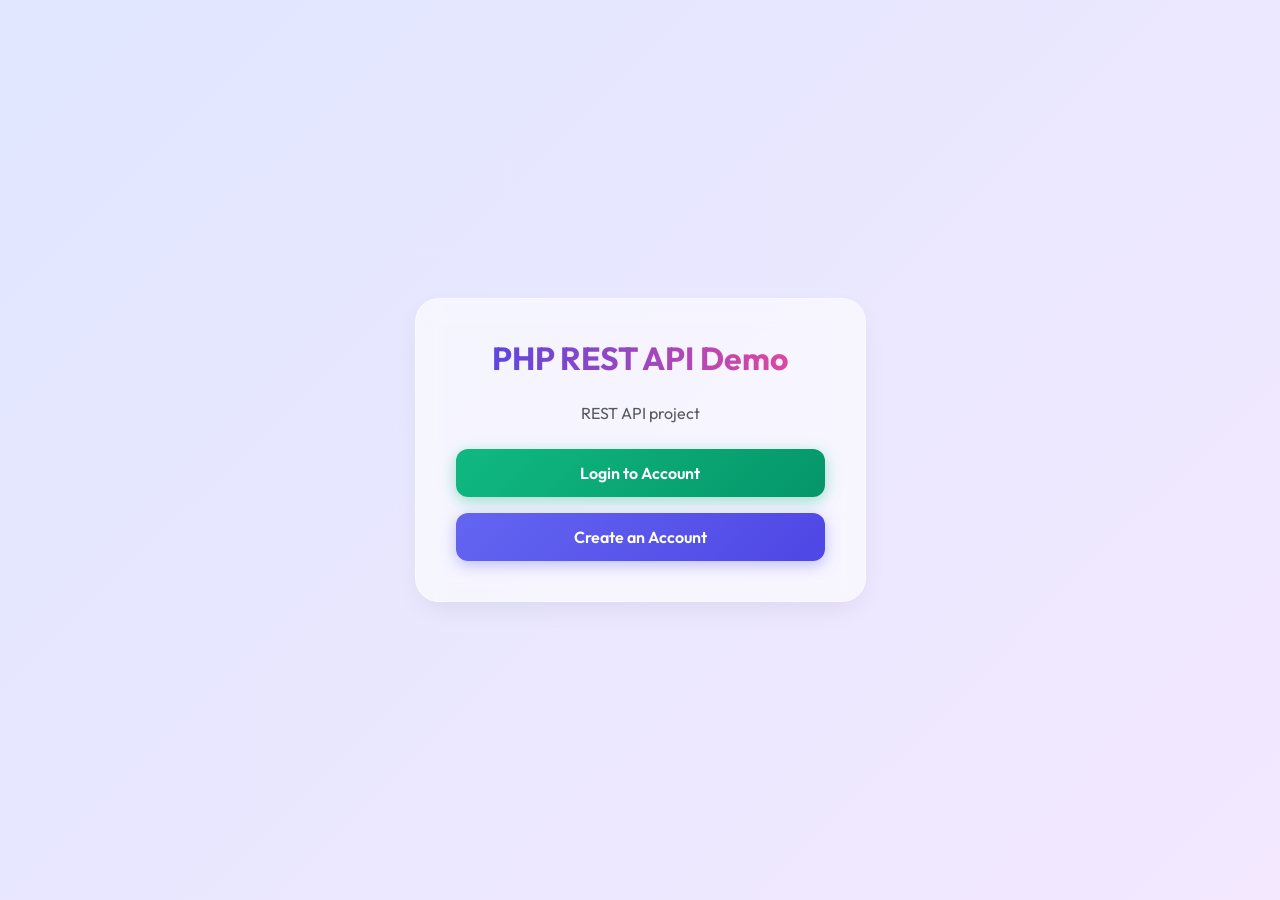
<file: 08_Api_integration/index.html>
<!DOCTYPE html>
<html lang="en">
<head>
    <meta charset="UTF-8">
    <meta name="viewport" content="width=device-width, initial-scale=1.0">
    <title>PHP REST API Demo</title>
    <link href="https://cdn.jsdelivr.net/npm/bootstrap@5.3.3/dist/css/bootstrap.min.css" rel="stylesheet">
    <link rel="stylesheet" href="style.css">
</head>
<body>
    <div class="container py-5 text-center">
        <div class="row justify-content-center">
            <div class="col-md-6 col-lg-5">
                <div class="glass-card">
                    <h2 class="title-glow mb-4">PHP REST API Demo</h2>
                    <p class="text-muted mb-4">REST API project</p>
                    <div class="d-grid gap-3">
                        <a href="login.html" class="btn btn-custom btn-success-custom">Login to Account</a>
                        <a href="register.html" class="btn btn-custom btn-primary-custom">Create an Account</a>
                    </div>
                </div>
            </div>
        </div>
    </div>
</body>
</html>
</file>
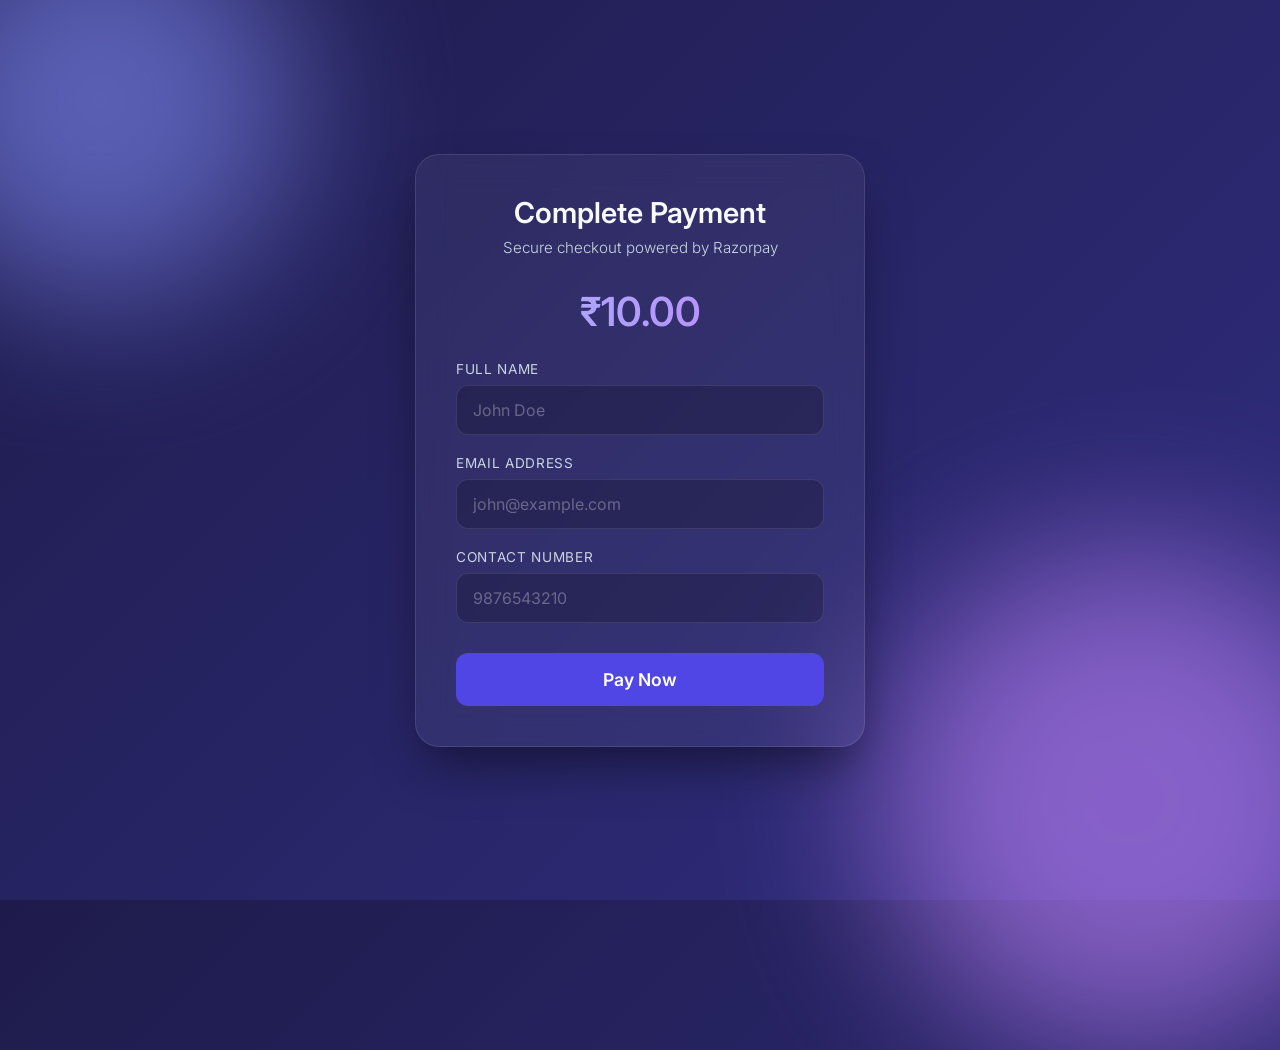
<file: 09_Razorpay_Pay_Integration/index.html>
<!DOCTYPE html>
<html lang="en">
<head>
  <meta charset="UTF-8">
  <meta name="viewport" content="width=device-width, initial-scale=1.0">
  <title>Premium Checkout</title>
  <link rel="preconnect" href="https://fonts.googleapis.com">
  <link rel="preconnect" href="https://fonts.gstatic.com" crossorigin>
  <link href="https://fonts.googleapis.com/css2?family=Inter:wght@300;400;600&display=swap" rel="stylesheet">
  <style>
    :root {
      --primary: #4f46e5;
      --primary-hover: #4338ca;
      --bg-gradient-1: #1e1b4b;
      --bg-gradient-2: #312e81;
      --glass-bg: rgba(255, 255, 255, 0.05);
      --glass-border: rgba(255, 255, 255, 0.1);
      --text-main: #f8fafc;
      --text-muted: #cbd5e1;
    }

    * {
      box-sizing: border-box;
      margin: 0;
      padding: 0;
      font-family: 'Inter', sans-serif;
    }

    body {
      background: linear-gradient(135deg, var(--bg-gradient-1), var(--bg-gradient-2));
      min-height: 100vh;
      display: flex;
      align-items: center;
      justify-content: center;
      color: var(--text-main);
      overflow: hidden;
      position: relative;
    }

    /* Animated background blobs */
    .blob {
      position: absolute;
      border-radius: 50%;
      filter: blur(80px);
      z-index: 0;
      opacity: 0.6;
      animation: float 10s infinite alternate ease-in-out;
    }
    .blob-1 {
      width: 400px;
      height: 400px;
      background: #818cf8;
      top: -100px;
      left: -100px;
    }
    .blob-2 {
      width: 500px;
      height: 500px;
      background: #c084fc;
      bottom: -150px;
      right: -100px;
      animation-delay: -5s;
    }

    @keyframes float {
      0% { transform: translate(0, 0) scale(1); }
      100% { transform: translate(30px, 50px) scale(1.1); }
    }

    .glass-card {
      background: var(--glass-bg);
      backdrop-filter: blur(16px);
      -webkit-backdrop-filter: blur(16px);
      border: 1px solid var(--glass-border);
      border-radius: 24px;
      padding: 40px;
      width: 100%;
      max-width: 450px;
      z-index: 1;
      box-shadow: 0 25px 50px -12px rgba(0, 0, 0, 0.5);
      transform: translateY(0);
      transition: transform 0.3s ease, box-shadow 0.3s ease;
    }

    .glass-card:hover {
      transform: translateY(-5px);
      box-shadow: 0 30px 60px -12px rgba(0, 0, 0, 0.6);
    }

    h2 {
      font-weight: 600;
      font-size: 1.8rem;
      margin-bottom: 8px;
      text-align: center;
    }

    p.subtitle {
      text-align: center;
      color: var(--text-muted);
      margin-bottom: 30px;
      font-weight: 300;
      font-size: 0.95rem;
    }

    .form-group {
      margin-bottom: 20px;
    }

    label {
      display: block;
      margin-bottom: 8px;
      font-size: 0.85rem;
      color: var(--text-muted);
      text-transform: uppercase;
      letter-spacing: 0.05em;
    }

    input {
      width: 100%;
      padding: 14px 16px;
      background: rgba(0, 0, 0, 0.2);
      border: 1px solid rgba(255,255,255,0.1);
      border-radius: 12px;
      color: #fff;
      font-size: 1rem;
      outline: none;
      transition: all 0.3s ease;
    }

    input::placeholder {
      color: rgba(255,255,255,0.3);
    }

    input:focus {
      border-color: #818cf8;
      box-shadow: 0 0 0 4px rgba(129, 140, 248, 0.1);
      background: rgba(0, 0, 0, 0.3);
    }

    button {
      width: 100%;
      padding: 16px;
      background: var(--primary);
      color: white;
      border: none;
      border-radius: 12px;
      font-size: 1.1rem;
      font-weight: 600;
      cursor: pointer;
      margin-top: 10px;
      transition: all 0.3s ease;
      position: relative;
      overflow: hidden;
    }

    button::after {
      content: '';
      position: absolute;
      top: 0;
      left: -100%;
      width: 100%;
      height: 100%;
      background: linear-gradient(90deg, transparent, rgba(255,255,255,0.2), transparent);
      transition: left 0.5s ease;
    }

    button:hover {
      background: var(--primary-hover);
      transform: scale(1.02);
      box-shadow: 0 10px 20px -10px var(--primary);
    }

    button:hover::after {
      left: 100%;
    }

    .price-tag {
      text-align: center;
      font-size: 2.5rem;
      font-weight: 600;
      margin-bottom: 25px;
      background: linear-gradient(to right, #a5b4fc, #c084fc);
      -webkit-background-clip: text;
      -webkit-text-fill-color: transparent;
    }
  </style>
</head>
<body>

  <div class="blob blob-1"></div>
  <div class="blob blob-2"></div>

  <div class="glass-card">
    <h2>Complete Payment</h2>
    <p class="subtitle">Secure checkout powered by Razorpay</p>
    
    <div class="price-tag">₹10.00</div>

    <form action="payment.php" method="POST">
      <div class="form-group">
        <label>Full Name</label>
        <input type="text" name="name" placeholder="John Doe" required>
      </div>
      <div class="form-group">
        <label>Email Address</label>
        <input type="email" name="email" placeholder="john@example.com" required>
      </div>
      <div class="form-group">
        <label>Contact Number</label>
        <input type="text" name="contact" placeholder="9876543210" pattern="[0-9]{10}" title="Please enter exactly 10 digits" required>
      </div>
      
      <!-- Amount in paise (1000 = ₹10) -->
      <input type="hidden" name="amount" value="1000"> 
      
      <button type="submit">Pay Now</button>
    </form>
  </div>

</body>
</html>
</file>
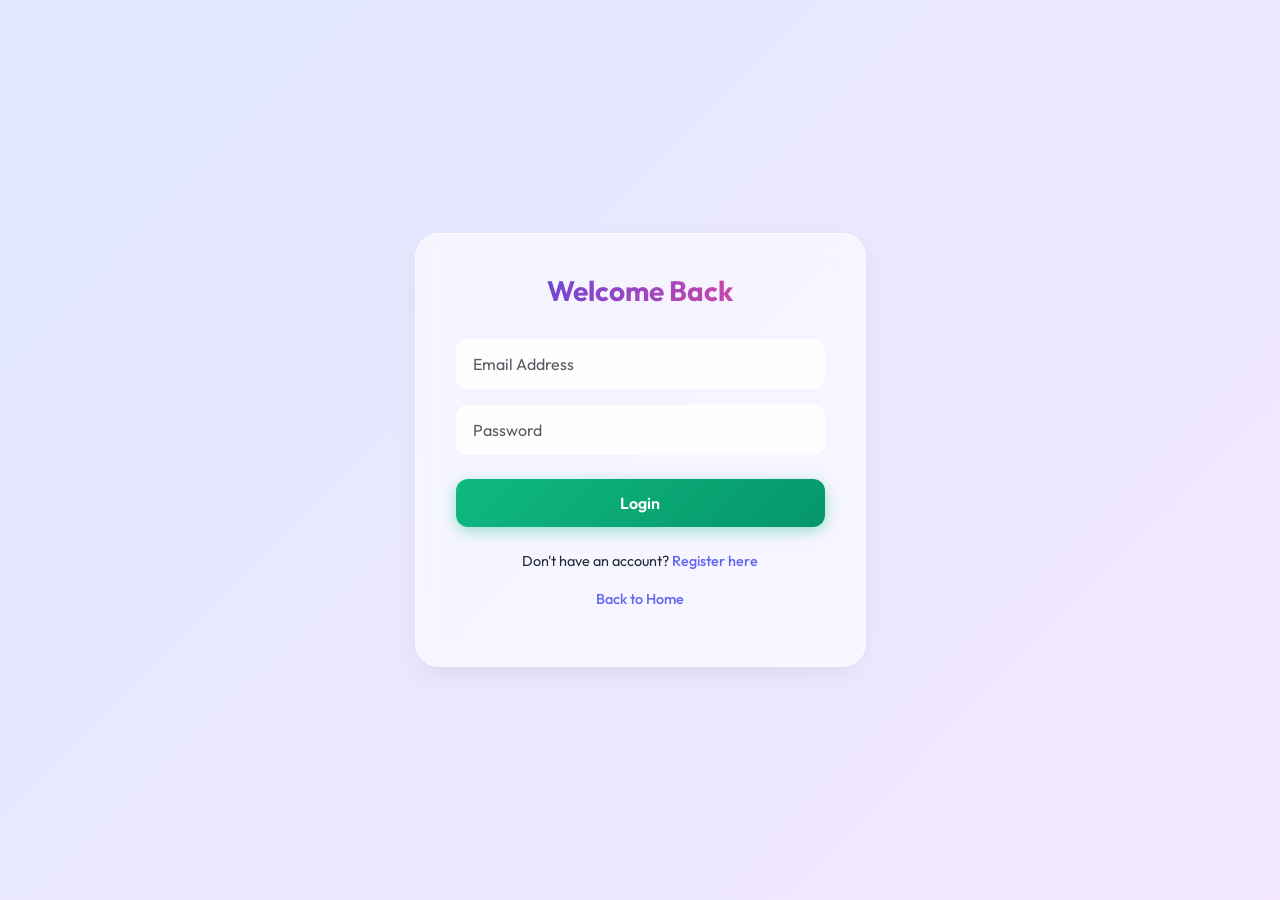
<file: 08_Api_integration/login.html>
<!DOCTYPE html>
<html lang="en">
<head>
    <meta charset="UTF-8">
    <meta name="viewport" content="width=device-width, initial-scale=1.0">
    <title>Login - API Demo</title>
    <link href="https://cdn.jsdelivr.net/npm/bootstrap@5.3.3/dist/css/bootstrap.min.css" rel="stylesheet">
    <link rel="stylesheet" href="style.css">
</head>
<body>
    <div aria-live="polite" aria-atomic="true" class="position-relative">
        <div id="toastContainer" class="toast-container">
            <div id="loginToast" class="toast align-items-center text-bg-success border-0" role="alert" data-bs-delay="3000">
                <div class="d-flex">
                    <div class="toast-body" id="toastMsg">Login Successful!</div>
                    <button type="button" class="btn-close btn-close-white me-2 m-auto" data-bs-dismiss="toast"></button>
                </div>
            </div>
        </div>
    </div>

    <div class="container py-5">
        <div class="row justify-content-center">
            <div class="col-md-6 col-lg-5">
                <div class="glass-card">
                    <h3 class="title-glow text-center">Welcome Back</h3>
                    <form id="frm">
                        <div class="mb-3">
                            <input type="email" class="form-control" id="email" placeholder="Email Address" required>
                        </div>
                        <div class="mb-4">
                            <input type="password" class="form-control" id="password" placeholder="Password" required>
                        </div>
                        <button class="btn btn-custom btn-success-custom w-100">Login</button>
                    </form>
                    <div id="msg" class="text-center mt-3 text-danger small"></div>
                    <pre id="apiResponse" class="mt-3 p-3 bg-light rounded d-none" style="font-size: 0.8rem; overflow-x: auto; text-align: left;"></pre>

                    <div class="nav-links">
                        <p>Don't have an account? <a href="register.html">Register here</a></p>
                        <p><a href="index.html">Back to Home</a></p>
                    </div>
                </div>
            </div>
        </div>
    </div>

    <script src="https://cdn.jsdelivr.net/npm/bootstrap@5.3.3/dist/js/bootstrap.bundle.min.js"></script>
    <script>
        document.getElementById('frm').onsubmit = async (e) => {
            e.preventDefault();
            const msgDiv = document.getElementById('msg');
            const apiRespDiv = document.getElementById('apiResponse');
            msgDiv.textContent = '';
            apiRespDiv.classList.add('d-none');
            
            try {
                let r = await fetch('api/login.php', {
                    method: 'POST',
                    headers: { 'Content-Type': 'application/json' },
                    body: JSON.stringify({
                        email: document.getElementById('email').value,
                        password: document.getElementById('password').value
                    })
                });
                
                let data = await r.json();
                apiRespDiv.classList.remove('d-none');
                apiRespDiv.textContent = JSON.stringify(data, null, 2);
                
                if (data.status) {
                    document.getElementById('toastMsg').textContent = data.message || 'Login Successful!';
                    const toastElement = document.getElementById('loginToast');
                    const toast = new bootstrap.Toast(toastElement);
                    toast.show();
                    
                    // Optional: Store token locally for future requests
                    localStorage.setItem('api_token', data.token);
                } else {
                    msgDiv.textContent = data.message || 'Login failed.';
                }
            } catch (error) {
                msgDiv.textContent = 'An error occurred connecting to the API.';
                console.error(error);
            }
        }
    </script>
</body>
</html>
</file>
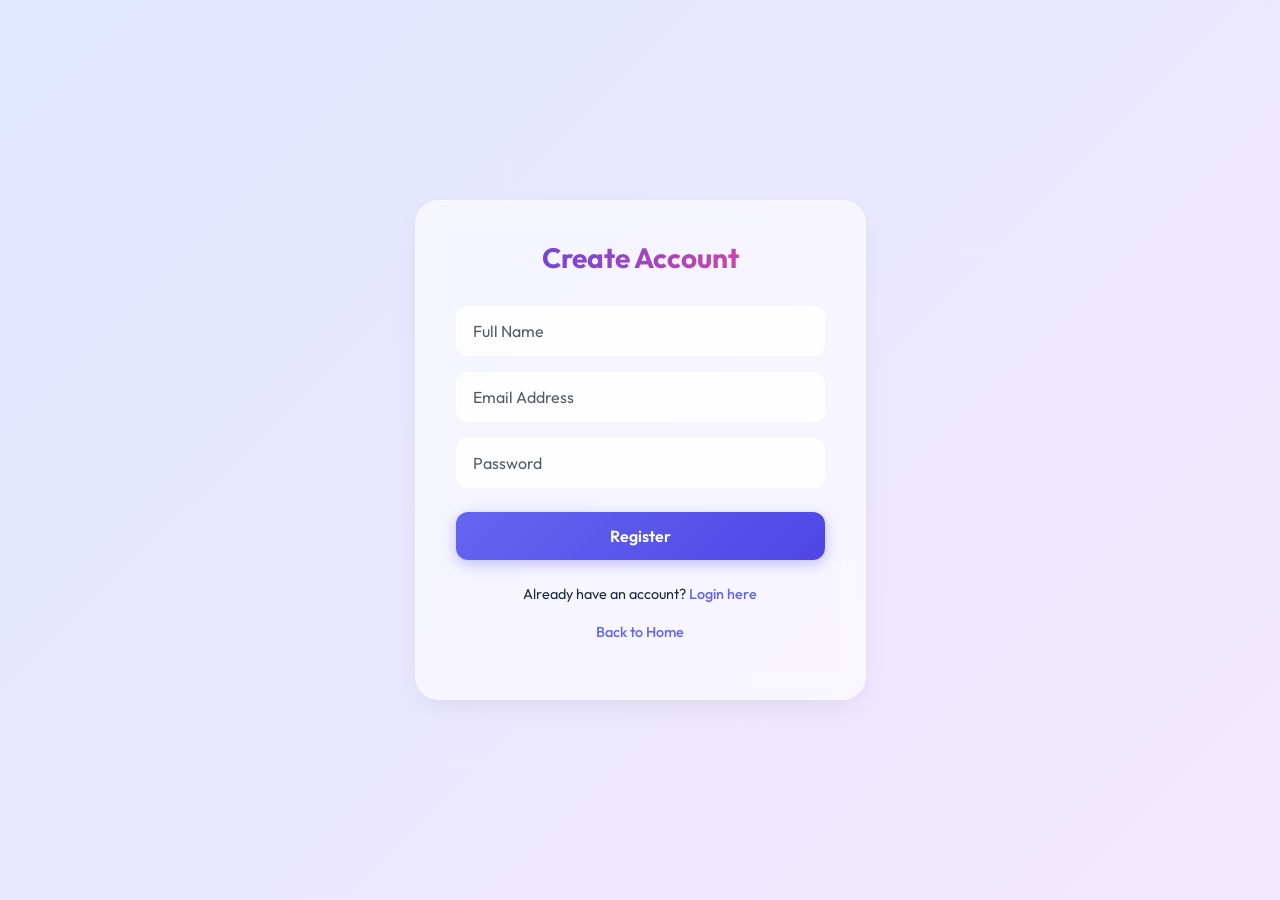
<file: 08_Api_integration/register.html>
<!DOCTYPE html>
<html lang="en">
<head>
    <meta charset="UTF-8">
    <meta name="viewport" content="width=device-width, initial-scale=1.0">
    <title>Register - API Demo</title>
    <link href="https://cdn.jsdelivr.net/npm/bootstrap@5.3.3/dist/css/bootstrap.min.css" rel="stylesheet">
    <link rel="stylesheet" href="style.css">
</head>
<body>
    <div class="container py-5">
        <div class="row justify-content-center">
            <div class="col-md-6 col-lg-5">
                <div class="glass-card">
                    <h3 class="title-glow text-center">Create Account</h3>
                    <form id="frm">
                        <div class="mb-3">
                            <input type="text" class="form-control" id="fullname" placeholder="Full Name" required>
                        </div>
                        <div class="mb-3">
                            <input type="email" class="form-control" id="email" placeholder="Email Address" required>
                        </div>
                        <div class="mb-4">
                            <input type="password" class="form-control" id="password" placeholder="Password" required>
                        </div>
                        <button class="btn btn-custom btn-primary-custom w-100">Register</button>
                    </form>
                    
                    <div id="msg" class="text-center mt-3 text-danger small"></div>
                    <pre id="apiResponse" class="mt-3 p-3 bg-light rounded d-none" style="font-size: 0.8rem; overflow-x: auto; text-align: left;"></pre>

                    <div class="nav-links">
                        <p>Already have an account? <a href="login.html">Login here</a></p>
                        <p><a href="index.html">Back to Home</a></p>
                    </div>
                </div>
            </div>
        </div>
    </div>

    <script>
        document.getElementById('frm').onsubmit = async (e) => {
            e.preventDefault();
            const msgDiv = document.getElementById('msg');
            const apiRespDiv = document.getElementById('apiResponse');
            msgDiv.textContent = '';
            apiRespDiv.classList.add('d-none');
            
            try {
                let r = await fetch('api/register.php', {
                    method: 'POST',
                    headers: { 'Content-Type': 'application/json' },
                    body: JSON.stringify({
                        fullname: document.getElementById('fullname').value,
                        email: document.getElementById('email').value,
                        password: document.getElementById('password').value
                    })
                });
                
                let data = await r.json();
                apiRespDiv.classList.remove('d-none');
                apiRespDiv.textContent = JSON.stringify(data, null, 2);
                
                if(data.status) {
                    apiRespDiv.classList.remove('bg-light');
                    apiRespDiv.classList.add('bg-success', 'text-white', 'bg-opacity-75');
                } else {
                    apiRespDiv.classList.remove('bg-success', 'text-white', 'bg-opacity-75');
                    apiRespDiv.classList.add('bg-light');
                }
            } catch (error) {
                msgDiv.textContent = 'An error occurred connecting to the API.';
                console.error(error);
            }
        }
    </script>
</body>
</html>
</file>
<file: 08_Api_integration/style.css>
@import url('https://fonts.googleapis.com/css2?family=Outfit:wght@300;400;500;600;700&display=swap');

:root {
  --primary: #6366f1;
  --primary-hover: #4f46e5;
  --secondary: #10b981;
  --secondary-hover: #059669;
  --bg-gradient-start: #e0e7ff;
  --bg-gradient-end: #f3e8ff;
  --card-bg: rgba(255, 255, 255, 0.6);
  --card-border: rgba(255, 255, 255, 0.4);
  --text-main: #1e293b;
  --text-muted: #64748b;
}

body {
  font-family: 'Outfit', sans-serif;
  background: linear-gradient(135deg, var(--bg-gradient-start), var(--bg-gradient-end));
  min-height: 100vh;
  display: flex;
  flex-direction: column;
  justify-content: center;
  color: var(--text-main);
  margin: 0;
}

.glass-card {
  background: var(--card-bg);
  backdrop-filter: blur(12px);
  -webkit-backdrop-filter: blur(12px);
  border: 1px solid var(--card-border);
  border-radius: 1.5rem;
  box-shadow: 0 10px 30px -10px rgba(0, 0, 0, 0.1);
  padding: 2.5rem;
  transition: transform 0.3s ease, box-shadow 0.3s ease;
}

.glass-card:hover {
  transform: translateY(-5px);
  box-shadow: 0 20px 40px -10px rgba(0, 0, 0, 0.15);
}

.title-glow {
  font-weight: 700;
  background: linear-gradient(to right, #4f46e5, #ec4899);
  -webkit-background-clip: text;
  background-clip: text;
  color: transparent;
  margin-bottom: 2rem;
}

.form-control {
  border-radius: 0.75rem;
  padding: 0.75rem 1rem;
  border: 1px solid rgba(255, 255, 255, 0.8);
  background: rgba(255, 255, 255, 0.8);
  transition: all 0.2s ease;
}

.form-control:focus {
  background: #fff;
  border-color: var(--primary);
  box-shadow: 0 0 0 0.25rem rgba(99, 102, 241, 0.25);
}

.btn-custom {
  border-radius: 0.75rem;
  padding: 0.75rem 1.5rem;
  font-weight: 600;
  transition: all 0.3s ease;
  border: none;
}

.btn-primary-custom {
  background: linear-gradient(135deg, var(--primary), var(--primary-hover));
  color: white;
  box-shadow: 0 4px 15px rgba(99, 102, 241, 0.4);
}

.btn-primary-custom:hover {
  transform: translateY(-2px);
  box-shadow: 0 6px 20px rgba(99, 102, 241, 0.6);
  color: white;
}

.btn-success-custom {
  background: linear-gradient(135deg, var(--secondary), var(--secondary-hover));
  color: white;
  box-shadow: 0 4px 15px rgba(16, 185, 129, 0.4);
}

.btn-success-custom:hover {
  transform: translateY(-2px);
  box-shadow: 0 6px 20px rgba(16, 185, 129, 0.6);
  color: white;
}

#toastContainer {
  position: fixed;
  top: 20px;
  right: 20px;
  z-index: 1055;
}

.toast {
  background: white;
  border-radius: 1rem;
  border: none;
  box-shadow: 0 10px 25px -5px rgba(0, 0, 0, 0.1);
}

.nav-links {
  margin-top: 1.5rem;
  text-align: center;
  font-size: 0.9rem;
}

.nav-links a {
  color: var(--primary);
  text-decoration: none;
  font-weight: 500;
  transition: color 0.2s ease;
}

.nav-links a:hover {
  color: var(--primary-hover);
  text-decoration: underline;
}
</file>
